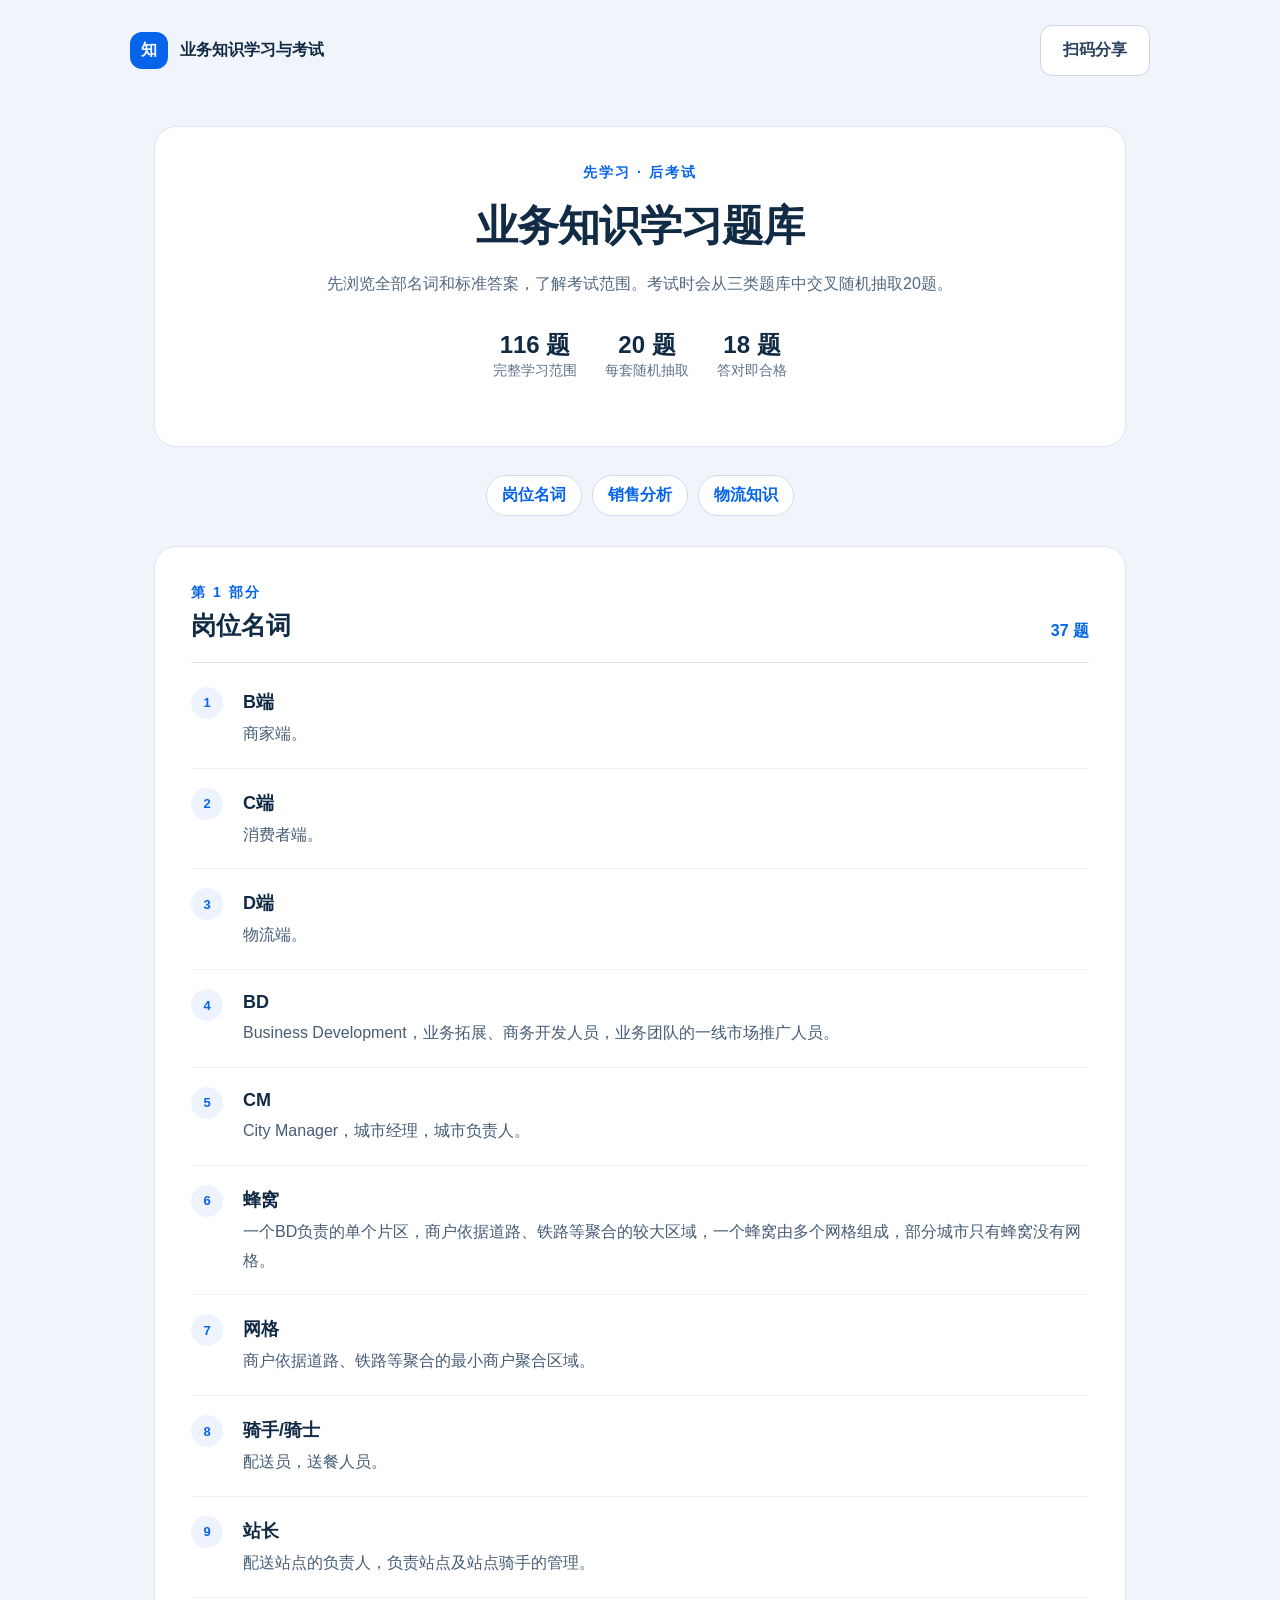
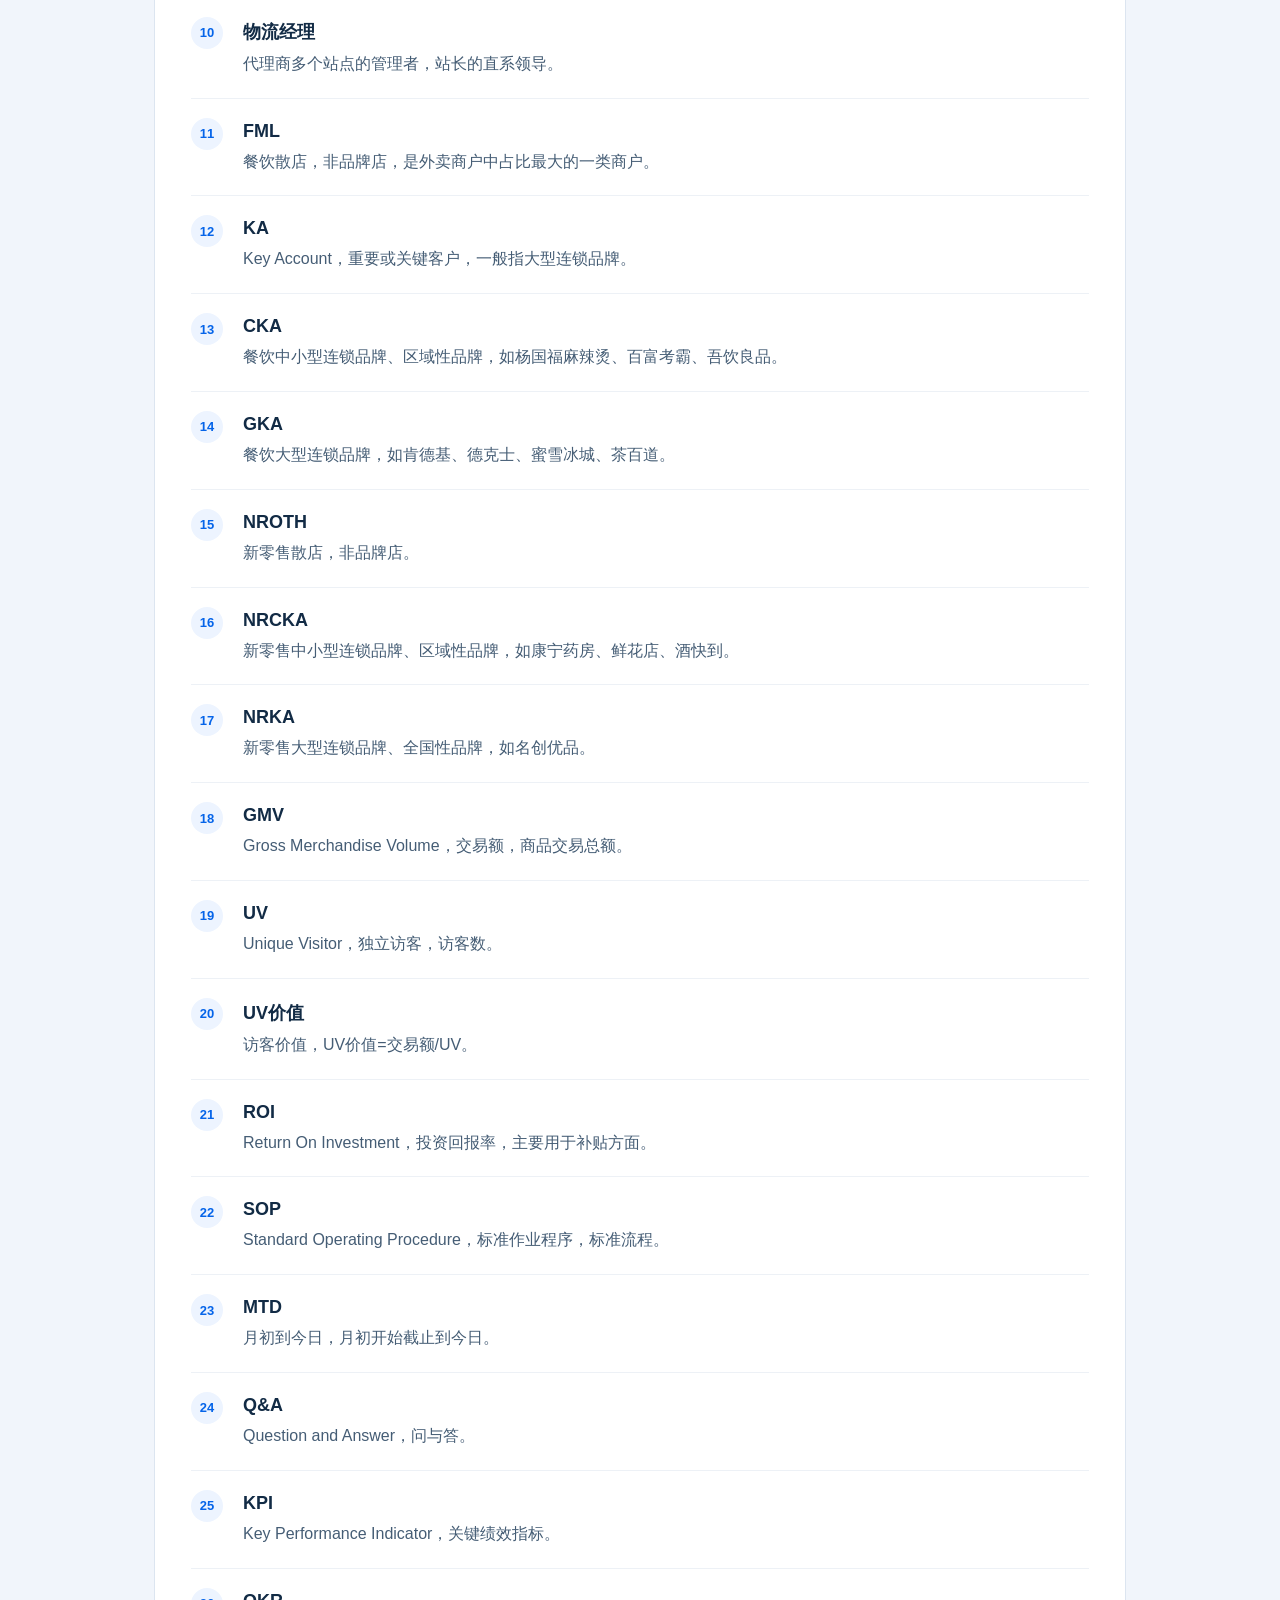
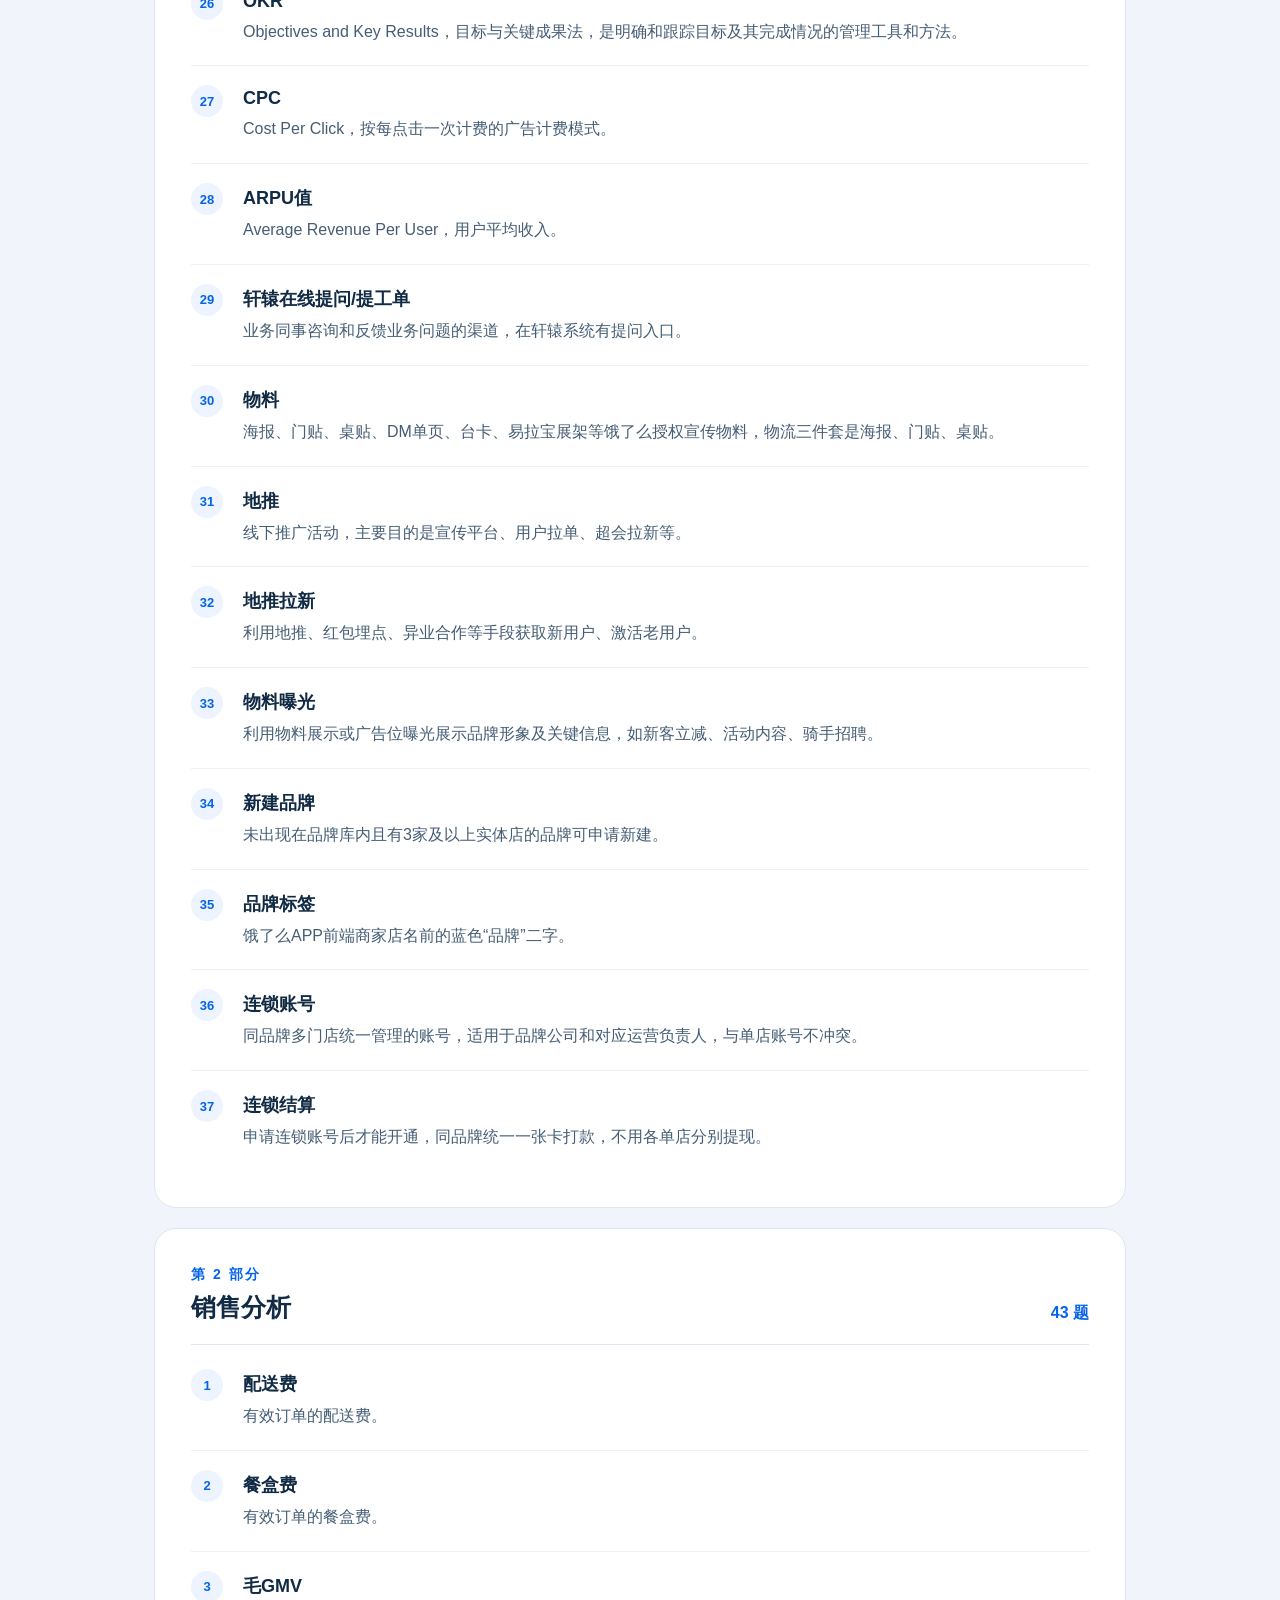
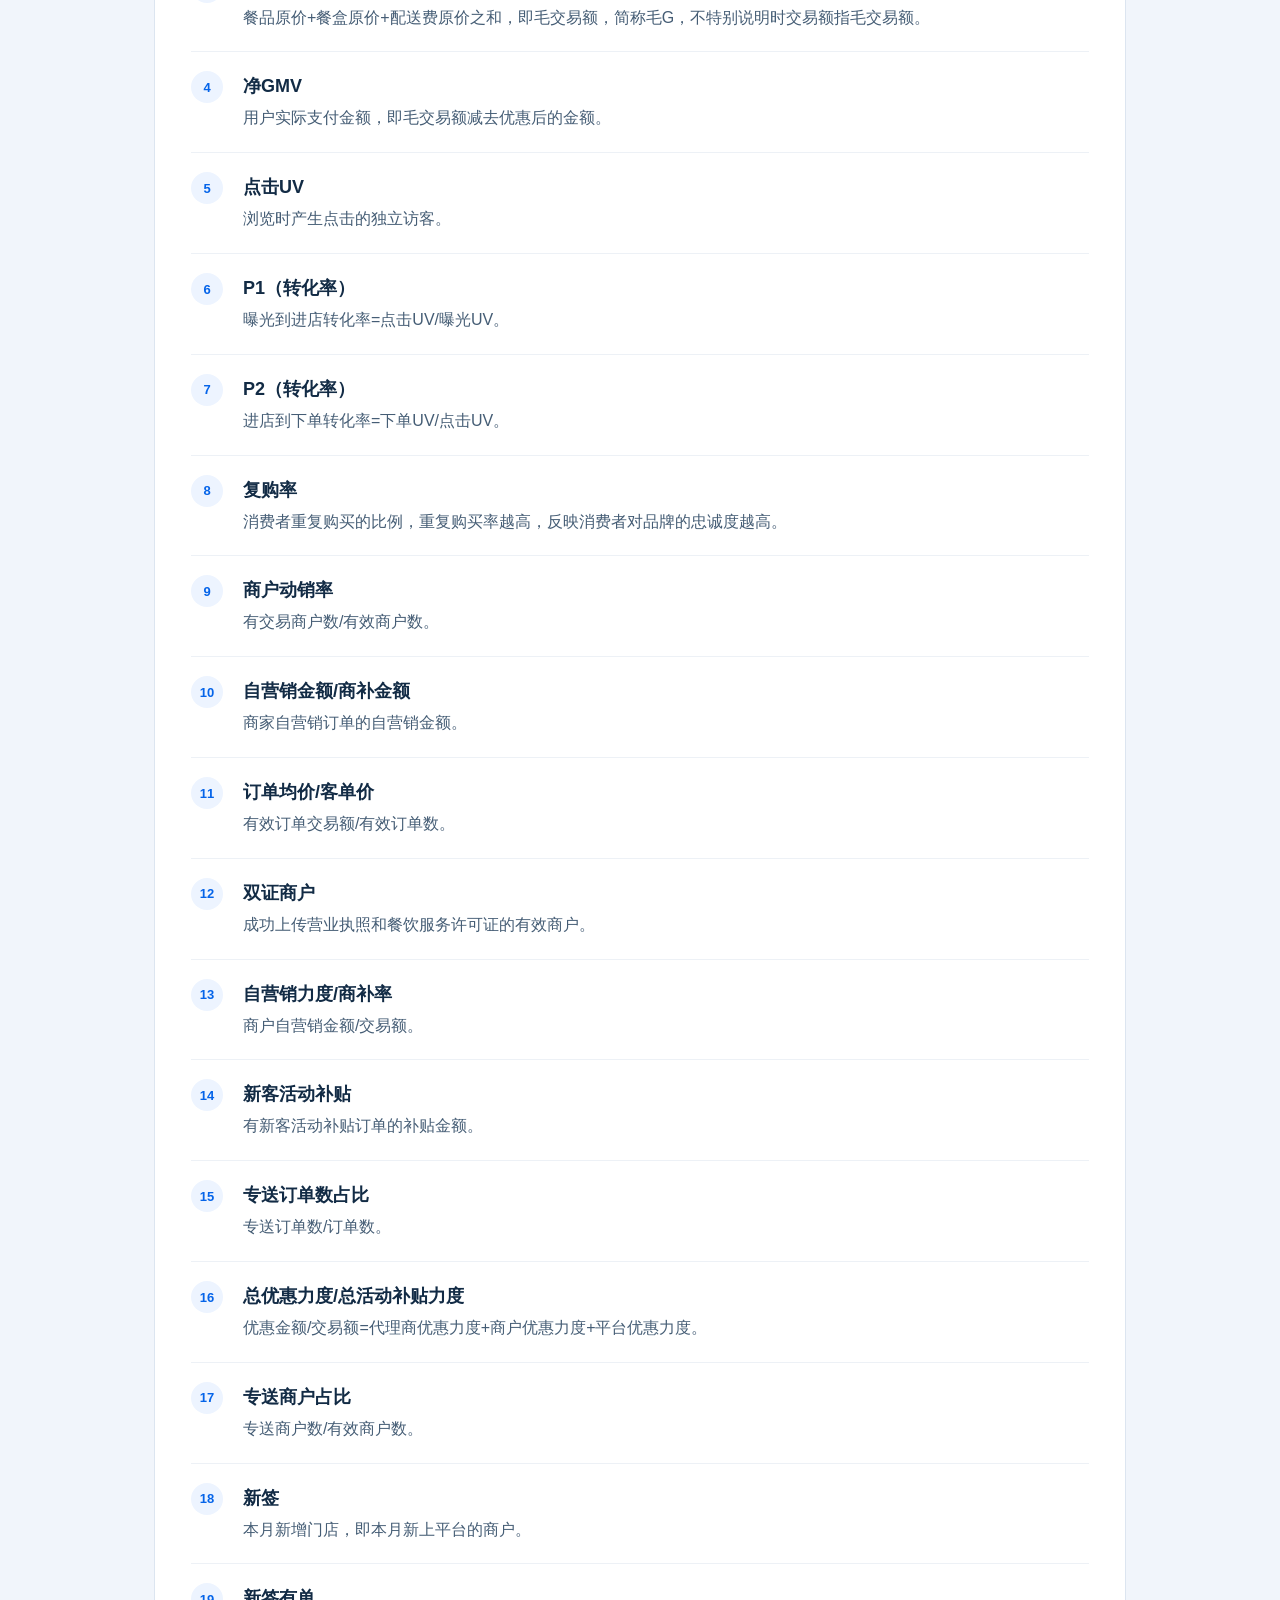
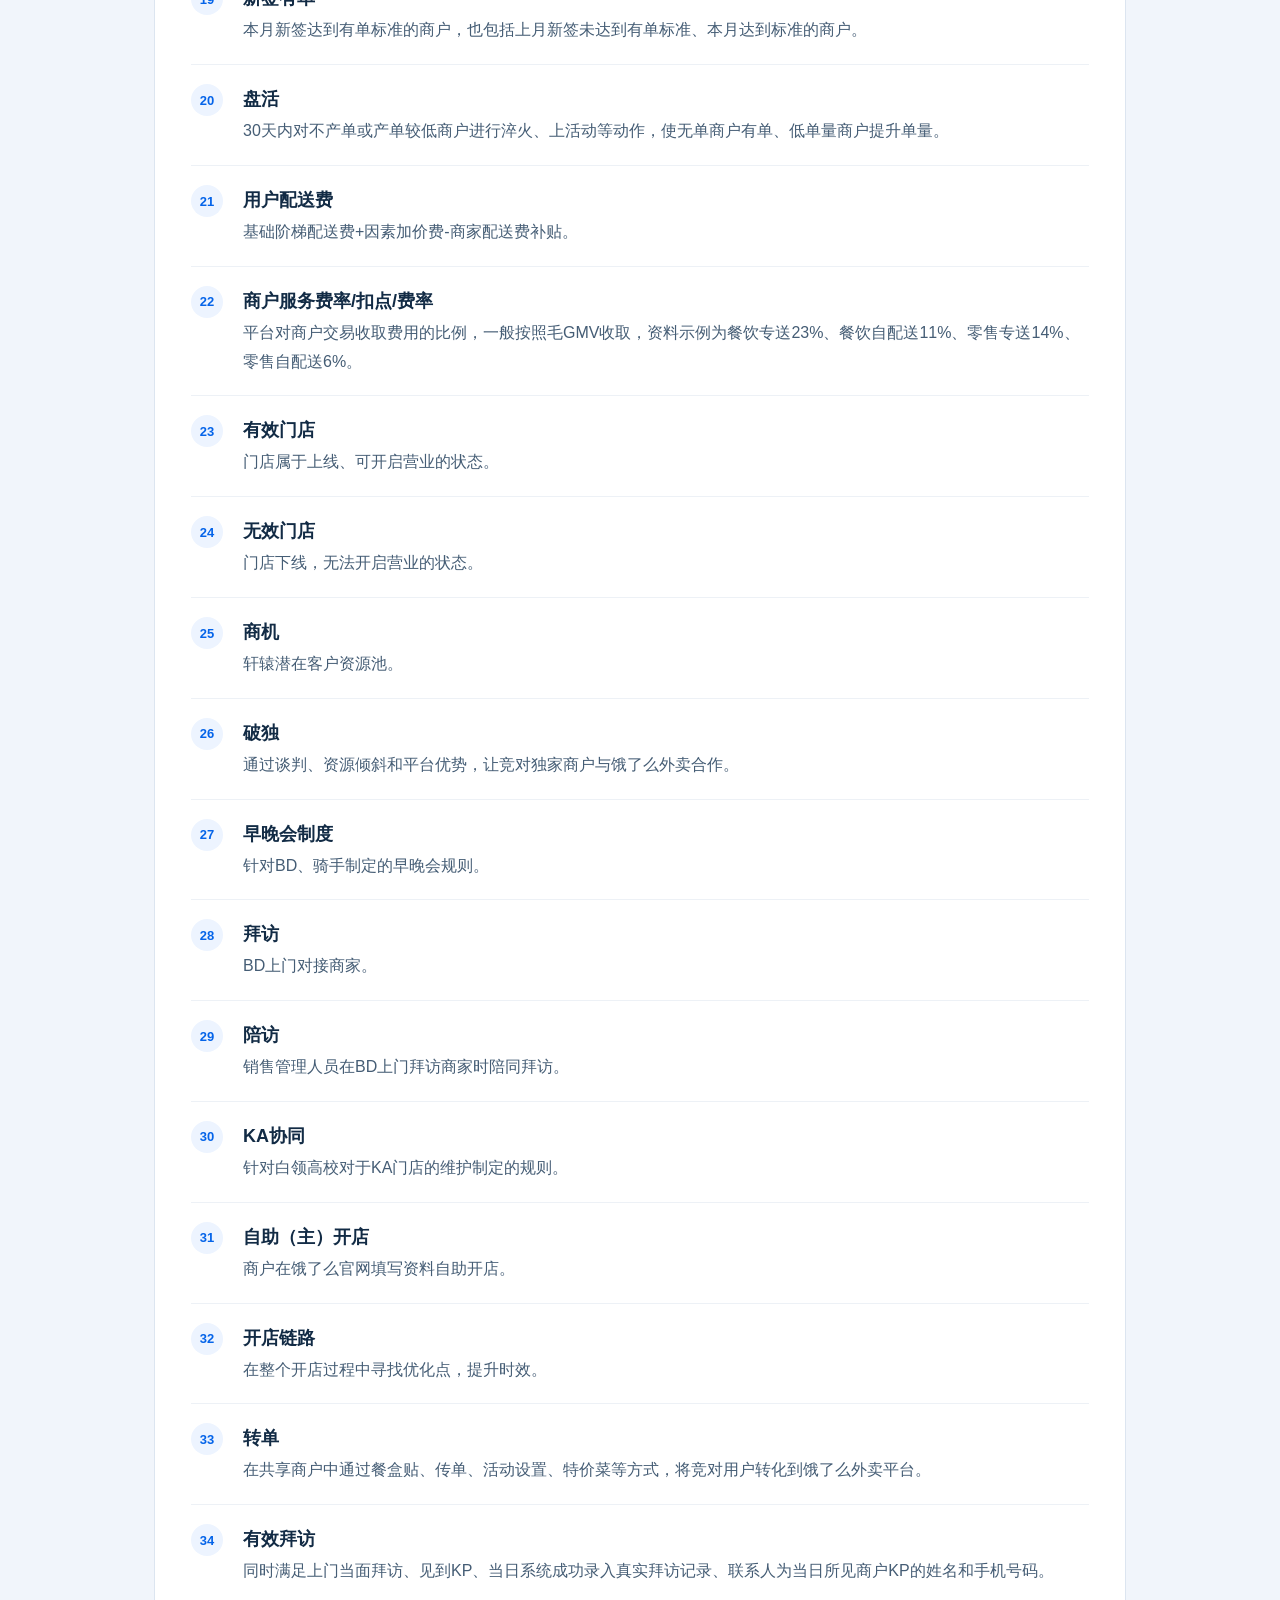
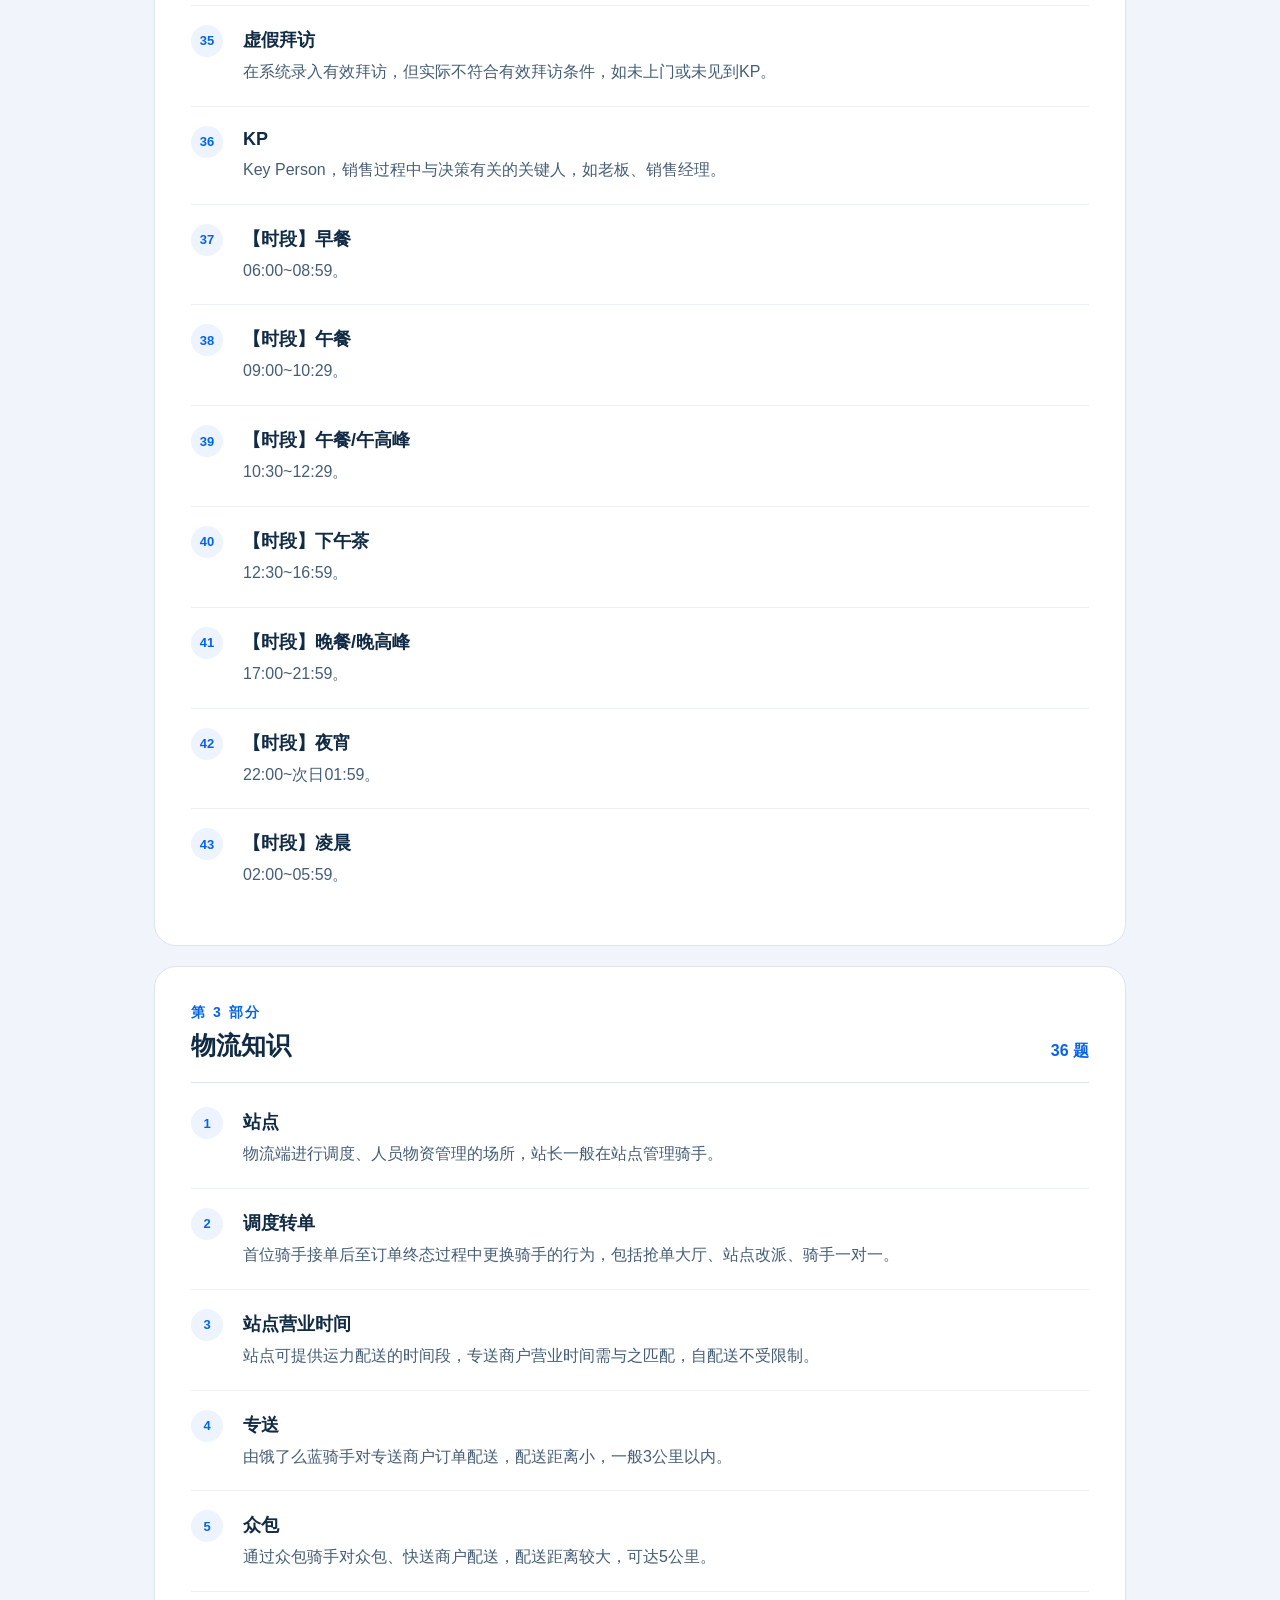
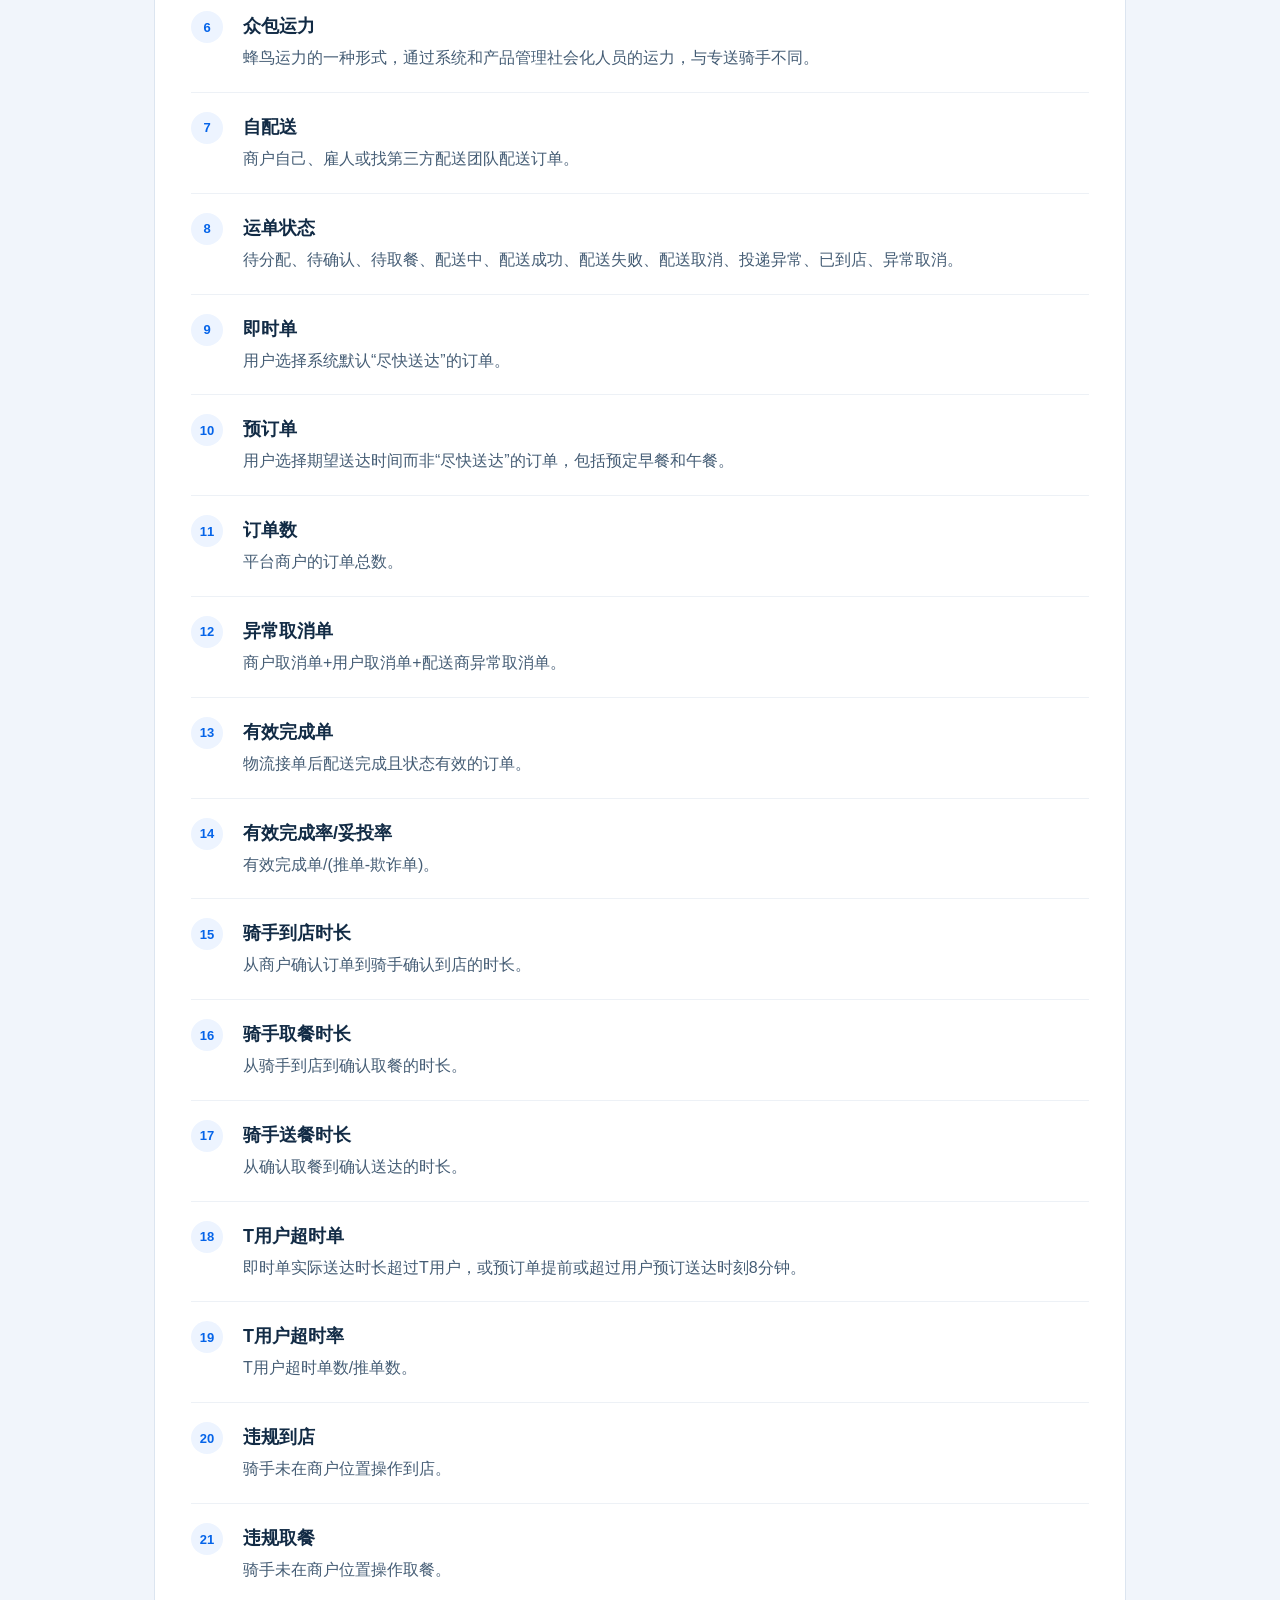
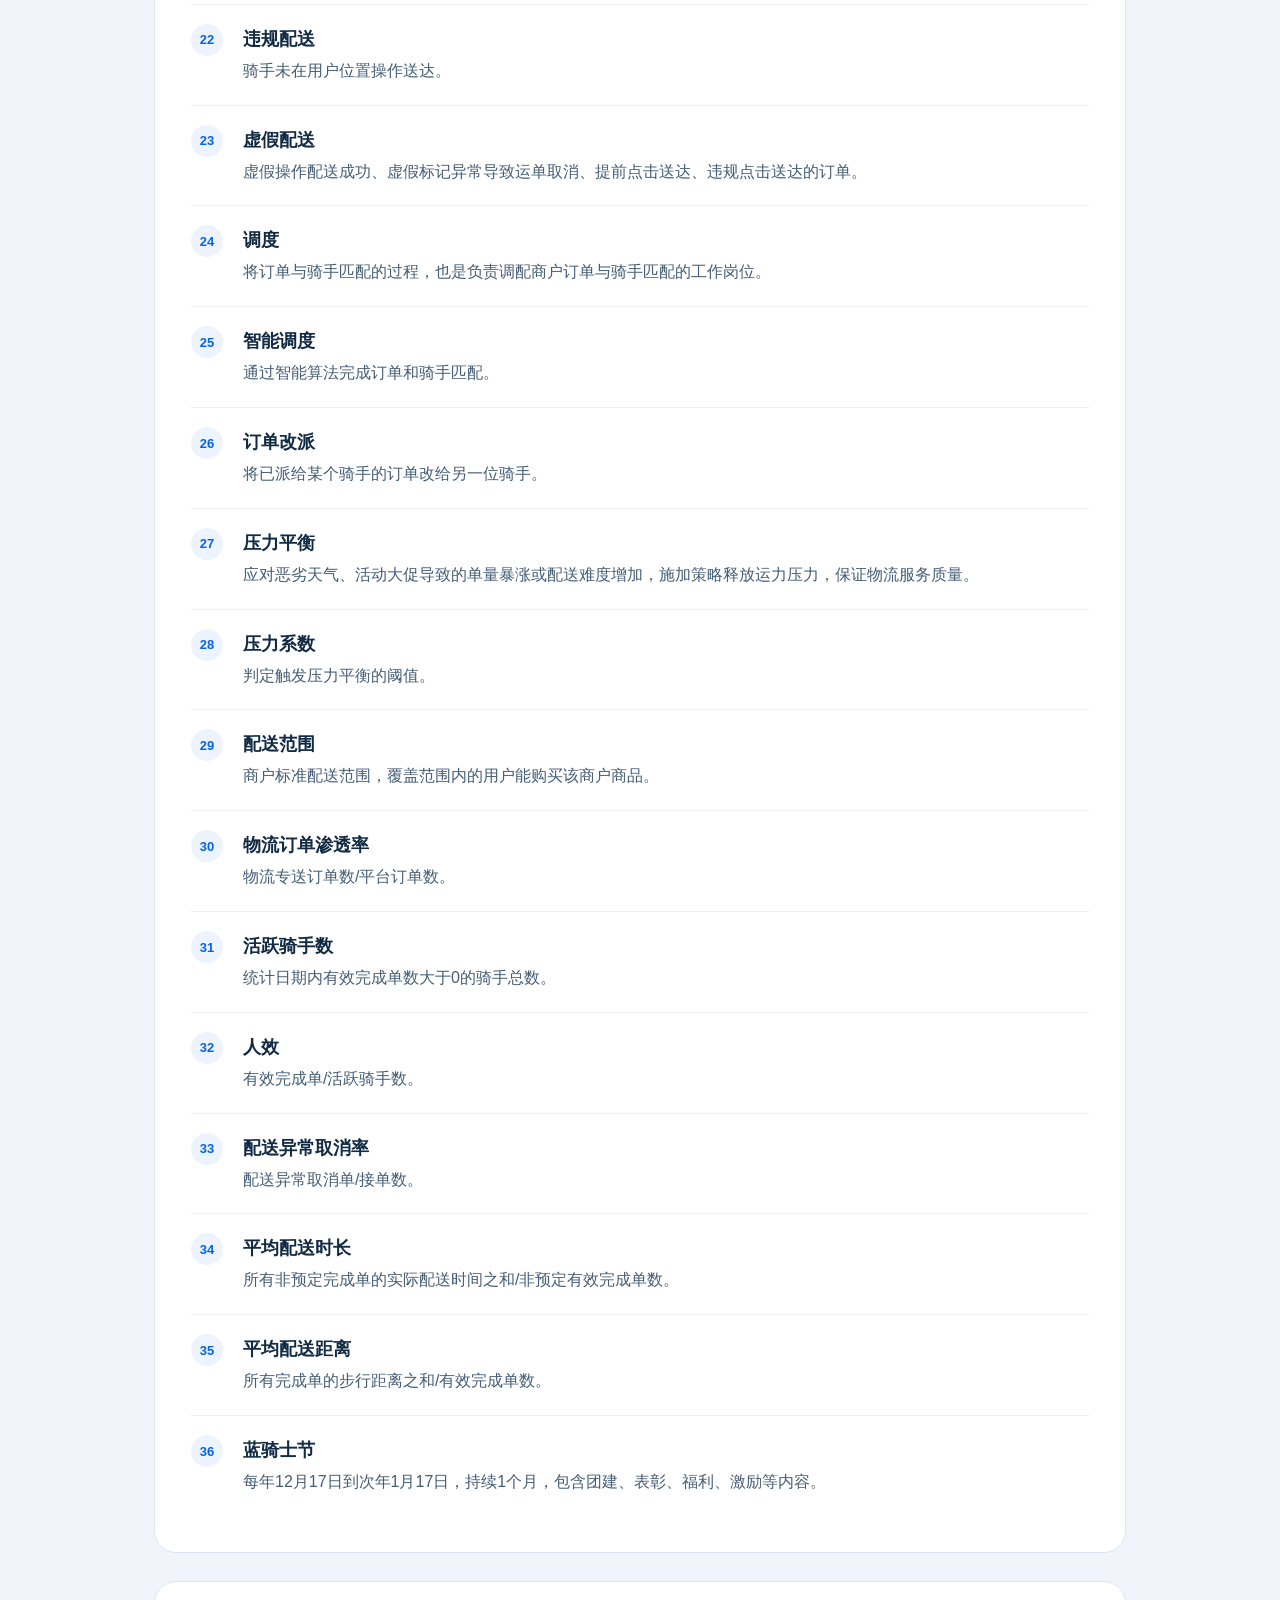
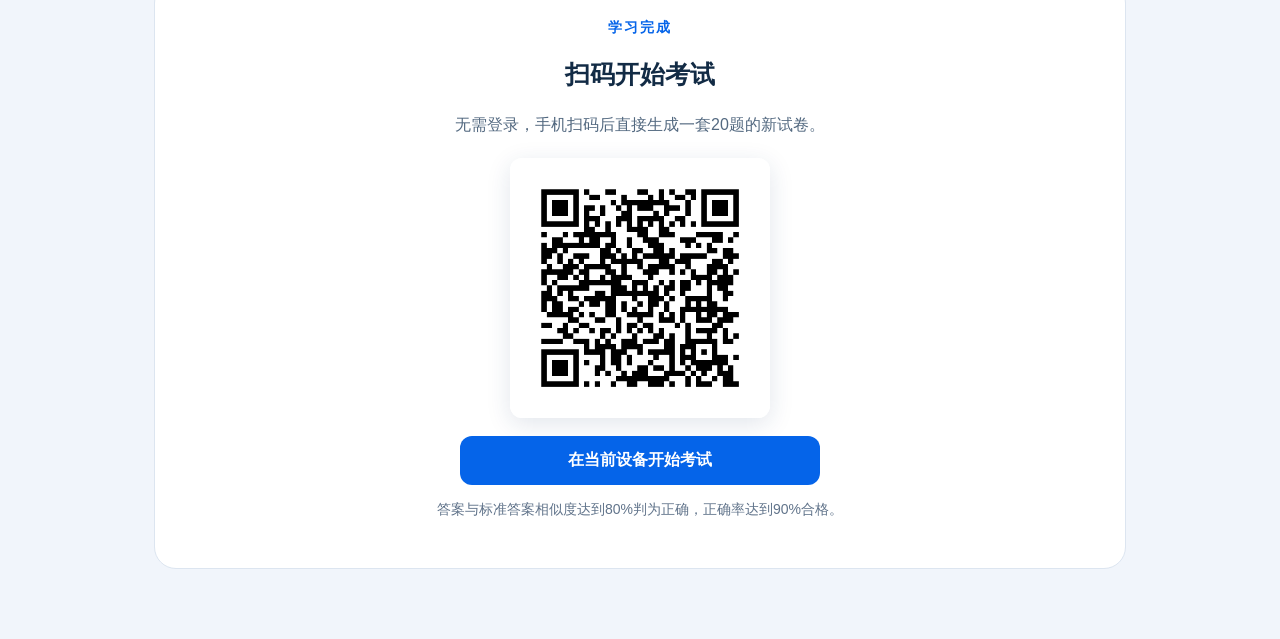
<file: index.html>
<!doctype html>
<html lang="zh-CN">
<head>
  <meta charset="utf-8">
  <meta name="viewport" content="width=device-width,initial-scale=1">
  <meta name="theme-color" content="#0564e9">
  <title>业务知识 · 学习与考试</title>
  <link rel="stylesheet" href="style.css?v=2">
  <link rel="stylesheet" href="study.css?v=2">
</head>
<body>
  <header><a class="brand" href="./"><span class="logo">知</span>业务知识学习与考试</a><button class="outline" id="share">扫码分享</button></header>
  <main id="app"></main>
  <dialog id="sharing"><button class="close" aria-label="关闭">×</button><h2>一起学习业务知识</h2><p>扫码查看题库，学习后可在页面底部开始考试</p><img src="qr.png?v=2" alt="学习与考试入口二维码" width="240" height="240"><p id="shareStatus"></p><button id="copy">复制页面链接</button></dialog>
  <dialog id="confirm"><h2>确认交卷？</h2><p id="confirmText"></p><div class="actions"><button class="outline" id="cancelSubmit">继续答题</button><button id="confirmSubmit">确认交卷</button></div></dialog>
  <script src="bank.js?v=2"></script><script src="engine.js?v=2"></script><script src="app.js?v=2"></script>
</body>
</html>
</file>
<file: style.css>
:root{font-family:-apple-system,BlinkMacSystemFont,"PingFang SC","Microsoft Yahei",sans-serif;color:#122b45;background:#f1f5fb;font-size:16px}*{box-sizing:border-box}body{margin:0}button,a,textarea{-webkit-tap-highlight-color:transparent}button{font:inherit;cursor:pointer;border:0;border-radius:12px;background:#0564e9;color:#fff;padding:14px 22px;font-weight:600;min-height:48px}button:hover{filter:brightness(.96)}button:disabled{opacity:.4;cursor:default}.outline{background:white;border:1px solid #cbd7e6;color:#29425d}.brand{text-decoration:none;color:#122b45;display:flex;gap:12px;align-items:center;font-weight:750}.logo{background:#0564e9;color:white;border-radius:12px;padding:8px 11px}header{max-width:1080px;margin:auto;padding:25px 30px;display:flex;justify-content:space-between;align-items:center;gap:10px}main{max-width:1020px;margin:25px auto 70px;padding:0 24px}h1{font-size:clamp(28px,5vw,42px);letter-spacing:-1px;margin:16px 0}h2{font-size:25px}p{line-height:1.8;color:#536980}.eyebrow{color:#0564e9;font-size:14px;font-weight:700;letter-spacing:2px}.intro{background:#fff;border:1px solid #dce5f0;border-radius:24px;overflow:hidden;display:grid;grid-template-columns:1.4fr 1fr}.intro-main{padding:44px}.intro-side{background:#e7effe;padding:40px;display:flex;flex-direction:column;justify-content:center}.big{font-size:76px;font-weight:800;letter-spacing:-5px;color:#0564e9;line-height:1}.big small{font-size:18px;letter-spacing:0;color:#536980}.stats{display:flex;gap:28px;margin:30px 0}.stats b{font-size:24px;display:block}.stats span{font-size:14px;color:#60738a}.note{font-size:14px;color:#60738a;line-height:1.8}.pill{display:inline-block;padding:6px 11px;background:#edf4ff;color:#0564e9;border-radius:7px;font-size:14px}.exam{display:grid;grid-template-columns:1fr 230px;gap:24px}.card{background:white;border:1px solid #dce5f0;border-radius:20px;padding:30px}.topline{display:flex;justify-content:space-between;align-items:center;color:#60738a;font-size:14px}.progress{height:5px;background:#dfe8f5;border-radius:6px;margin:20px 0 32px;overflow:hidden}.progress span{display:block;height:100%;background:#0564e9}.question{min-height:92px}textarea{width:100%;min-height:210px;resize:vertical;border:1px solid #c2cede;border-radius:12px;padding:18px;font:inherit;line-height:1.8;margin:14px 0;background:#fcfdff;color:#122b45}textarea:focus{outline:3px solid #cde1ff;border-color:#0564e9}.actions{display:flex;gap:12px;justify-content:space-between;margin-top:22px}.numbers{display:grid;grid-template-columns:repeat(4,1fr);gap:8px;margin:22px 0}.numbers button{padding:0;min-height:40px;border-radius:8px;background:#f0f4f9;color:#536980;font-size:14px}.numbers button.filled{background:#dceaff;color:#0455c9}.numbers button.active{background:#0564e9;color:white}.wide{width:100%}.result{text-align:center;padding:34px}.result strong{font-size:64px;color:#0564e9}.pass{color:#08724e}.fail{color:#b84b29}.review{margin-top:15px}.review h3{margin-top:0;font-size:18px}.review p{white-space:pre-wrap;overflow-wrap:anywhere;margin:8px 0}.review label{font-size:14px;color:#60738a}.review .topline{gap:14px;align-items:start}.score{white-space:nowrap}.below{margin-top:24px}dialog{max-width:420px;width:calc(100% - 32px);border:none;border-radius:22px;padding:32px;text-align:center;color:#122b45}dialog::backdrop{background:#102a4866}dialog img{display:block;margin:auto;max-width:100%;height:auto}.close{position:absolute;top:6px;right:6px;background:none;color:#52677f;font-size:26px;padding:5px 15px}label{display:block}button:focus-visible,a:focus-visible{outline:3px solid #73acff;outline-offset:3px}@media(max-width:700px){header{padding:18px 18px}.brand{font-size:16px;gap:8px}header button{padding:10px 13px;font-size:14px}main{margin:12px auto 32px;padding:0 16px}.intro{grid-template-columns:1fr}.intro-main{padding:28px 24px}.intro-side{padding:26px 24px;flex-direction:row;align-items:center;gap:24px}.big{font-size:60px}.stats{gap:22px;margin:24px 0}.exam{grid-template-columns:1fr}.card{padding:23px}.question{min-height:70px}.numbers{grid-template-columns:repeat(10,1fr);gap:5px}.numbers button{min-height:32px}.exam aside{order:2}.progress{margin:16px 0 24px}textarea{min-height:190px}.actions button{padding:13px 17px}h1{letter-spacing:0}}
</file>
<file: study.css>
.study-head,.study-group,.exam-cta{background:#fff;border:1px solid #dce5f0;border-radius:22px;padding:36px}
.study-head{text-align:center}.study-head p{max-width:680px;margin:0 auto}.study-head .stats{justify-content:center}
.category-nav{position:sticky;top:0;z-index:3;display:flex;justify-content:center;gap:10px;margin:18px 0;padding:10px;background:#f1f5fbdd;backdrop-filter:blur(8px)}
.category-nav a{text-decoration:none;background:#fff;color:#0564e9;border:1px solid #cddbef;border-radius:20px;padding:9px 15px;font-weight:650}
.study-group{margin-top:20px;scroll-margin-top:80px}.group-title{display:flex;align-items:end;justify-content:space-between;border-bottom:1px solid #dce5f0;padding-bottom:20px;margin-bottom:5px}
.group-title h2{margin:7px 0 0}.group-title>b{color:#0564e9}.term{display:grid;grid-template-columns:38px 1fr;gap:14px;padding:19px 0;border-bottom:1px solid #edf1f6}
.term:last-child{border-bottom:0}.term>span{display:grid;place-items:center;width:32px;height:32px;border-radius:50%;background:#edf4ff;color:#0564e9;font-size:13px;font-weight:700}
.term h3{margin:3px 0 6px;font-size:18px}.term p{margin:0;color:#455d75}.exam-cta{text-align:center;margin-top:28px}.exam-cta>p{max-width:600px;margin:10px auto}
.exam-cta img{display:block;margin:18px auto;border:10px solid #fff;box-shadow:0 6px 24px #173a6820;border-radius:12px}.exam-cta .wide{max-width:360px;display:block;margin:12px auto}
@media(max-width:700px){.study-head,.study-group,.exam-cta{padding:25px 20px}.study-head .stats{justify-content:space-between;gap:8px}.study-head .stats b{font-size:19px}.study-head .stats span{font-size:12px}.category-nav{justify-content:flex-start;overflow-x:auto}.category-nav a{white-space:nowrap}.term{grid-template-columns:32px 1fr}.term h3{font-size:17px}}
</file>
